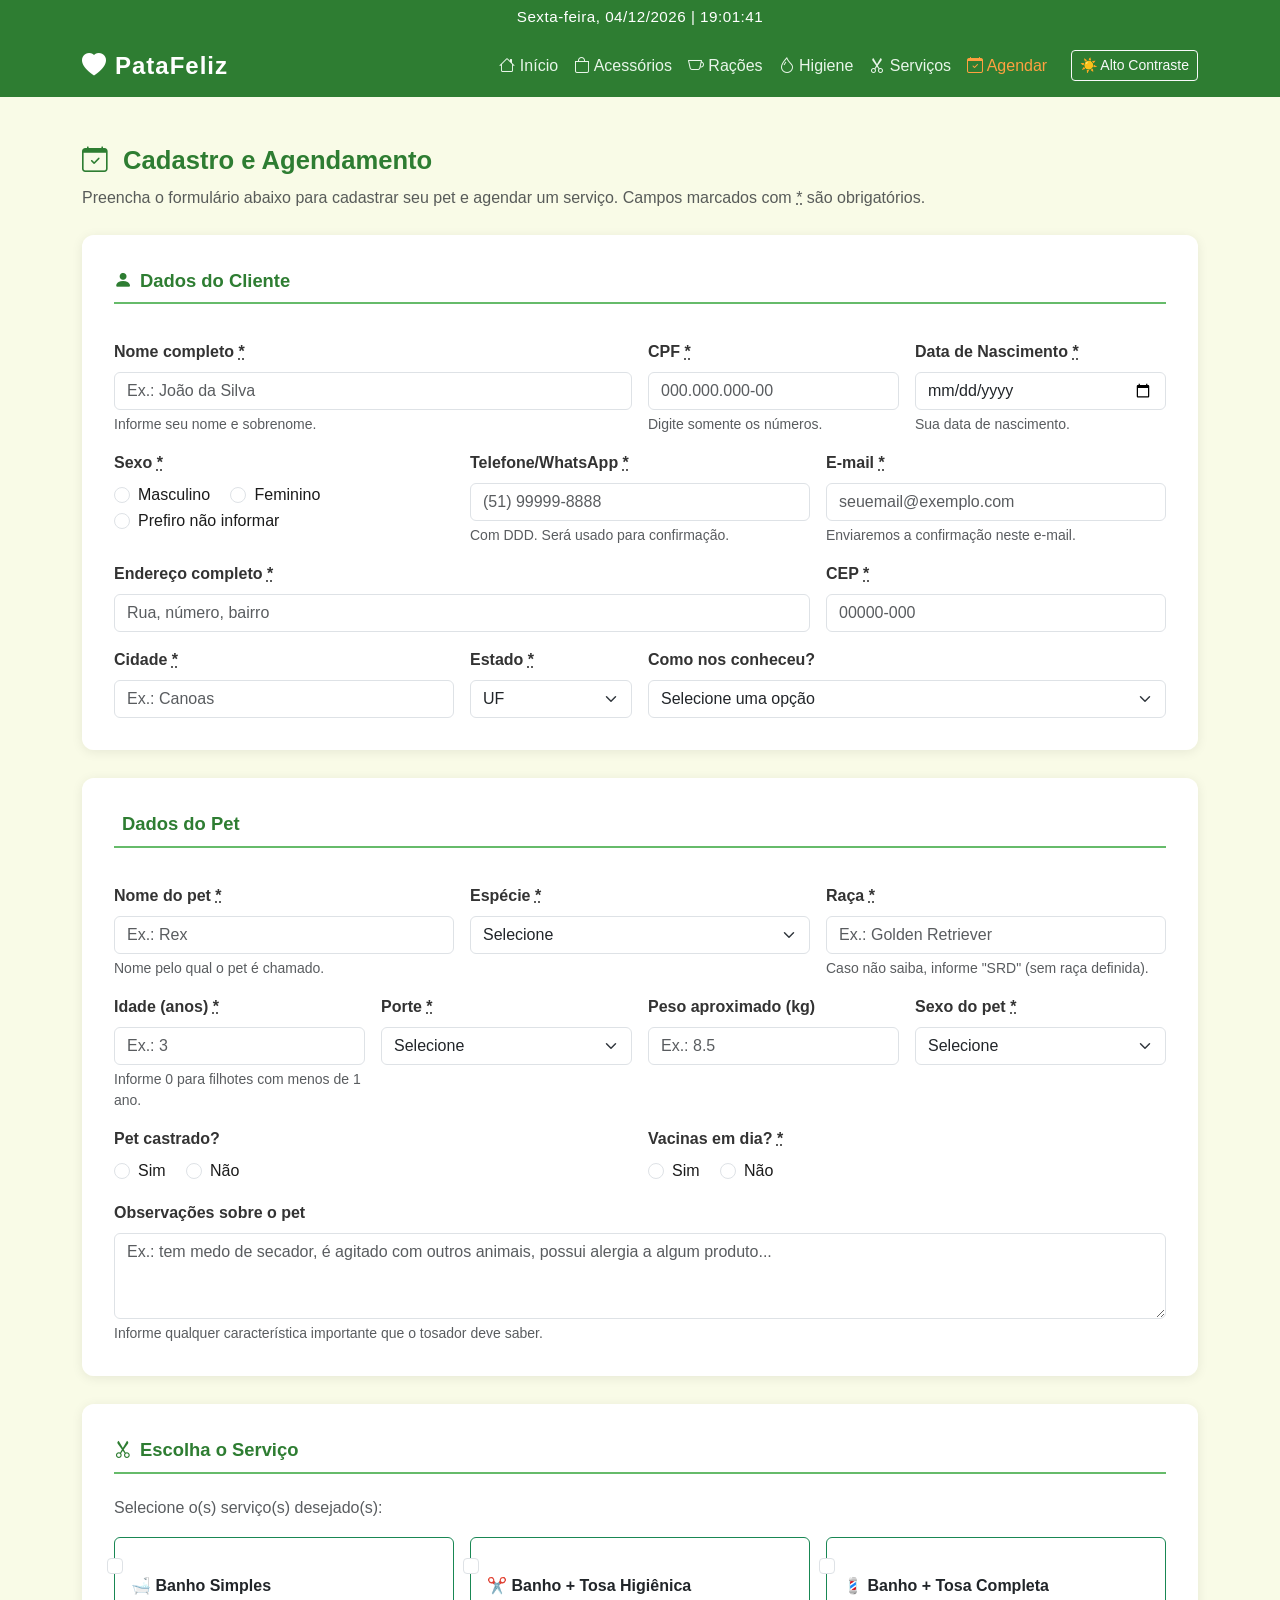
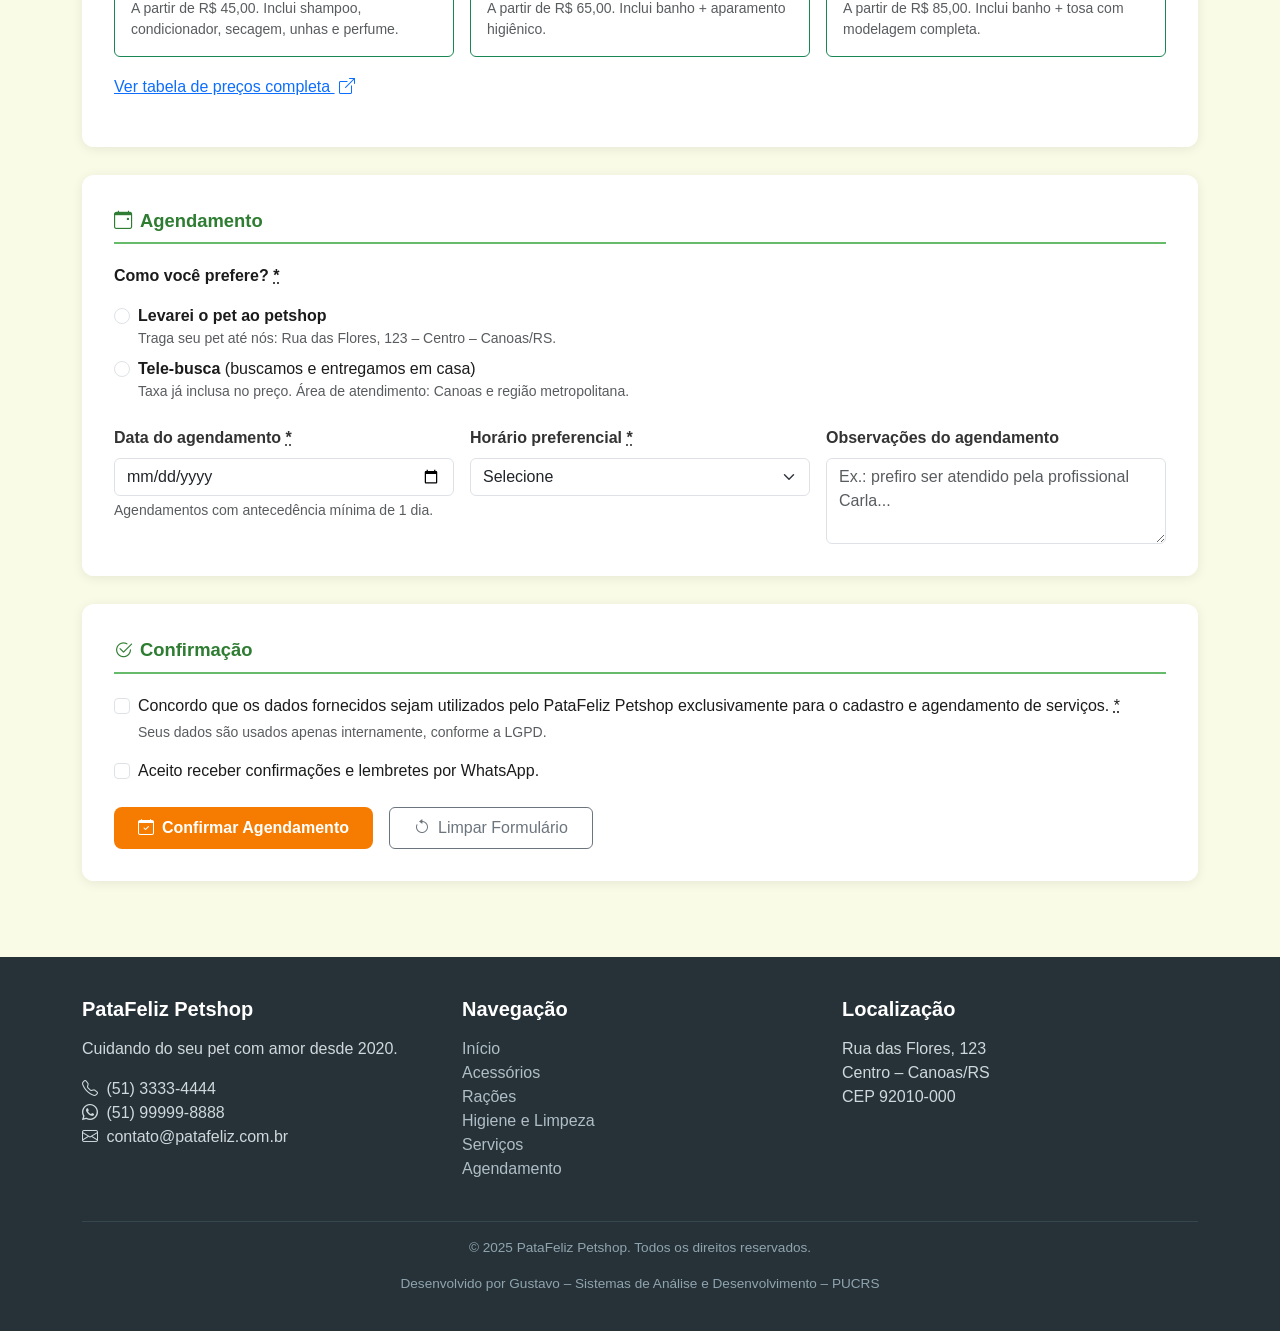
<file: cadastro.html>
<!DOCTYPE html>
<html lang="pt-BR">
<head>
  <meta charset="UTF-8">
  <meta name="viewport" content="width=device-width, initial-scale=1.0">
  <title>Agendamento e Cadastro – PataFeliz Petshop</title>

  <!-- Bootstrap 5 CSS -->
  <link href="https://cdn.jsdelivr.net/npm/bootstrap@5.3.3/dist/css/bootstrap.min.css" rel="stylesheet">
  <!-- Bootstrap Icons -->
  <link href="https://cdn.jsdelivr.net/npm/bootstrap-icons@1.11.3/font/bootstrap-icons.css" rel="stylesheet">
  <!-- CSS customizado -->
  <link rel="stylesheet" href="style.css">
</head>
<body>

  <!-- ACESSIBILIDADE: Pular para conteúdo principal -->
  <a href="#conteudo-principal" class="skip-link">Pular para o conteúdo principal</a>

  <!-- BANNER DE DATA/HORA -->
  <div id="relogio-banner" aria-live="polite" aria-label="Data e hora atuais">Carregando...</div>

  <!-- NAVBAR -->
  <nav class="navbar navbar-expand-lg navbar-patafeliz" aria-label="Menu principal de navegação">
    <div class="container">
      <a class="navbar-brand" href="index.html">
        <i class="bi bi-heart-fill me-2" aria-hidden="true"></i>PataFeliz
      </a>
      <button class="navbar-toggler" type="button"
              data-bs-toggle="collapse" data-bs-target="#menuPrincipal"
              aria-controls="menuPrincipal" aria-expanded="false"
              aria-label="Abrir menu de navegação">
        <span class="navbar-toggler-icon"></span>
      </button>
      <div class="collapse navbar-collapse" id="menuPrincipal">
        <ul class="navbar-nav ms-auto">
          <li class="nav-item"><a class="nav-link" href="index.html"><i class="bi bi-house" aria-hidden="true"></i> Início</a></li>
          <li class="nav-item"><a class="nav-link" href="acessorios.html"><i class="bi bi-bag" aria-hidden="true"></i> Acessórios</a></li>
          <li class="nav-item"><a class="nav-link" href="racoes.html"><i class="bi bi-cup" aria-hidden="true"></i> Rações</a></li>
          <li class="nav-item"><a class="nav-link" href="higiene.html"><i class="bi bi-droplet" aria-hidden="true"></i> Higiene</a></li>
          <li class="nav-item"><a class="nav-link" href="servicos.html"><i class="bi bi-scissors" aria-hidden="true"></i> Serviços</a></li>
          <li class="nav-item"><a class="nav-link active" aria-current="page" href="cadastro.html"><i class="bi bi-calendar-check" aria-hidden="true"></i> Agendar</a></li>
        </ul>
        <button id="btn-contraste" class="btn btn-sm btn-outline-light ms-3"
                onclick="toggleAltoContraste()"
                aria-pressed="false"
                title="Ativar alto contraste">☀️ Alto Contraste</button>
      </div>
    </div>
  </nav>

  <!-- CONTEÚDO PRINCIPAL -->
  <main id="conteudo-principal" class="container py-5">

    <h1 class="form-titulo">
      <i class="bi bi-calendar-check me-2" aria-hidden="true"></i>
      Cadastro e Agendamento
    </h1>
    <p class="text-muted mb-4 texto-acessivel">
      Preencha o formulário abaixo para cadastrar seu pet e agendar um serviço.
      Campos marcados com <abbr title="obrigatório">*</abbr> são obrigatórios.
    </p>

    <!-- MENSAGEM DE ERRO (oculta até acionada por JS) -->
    <div id="erros-formulario" class="alert alert-danger" role="alert" aria-live="assertive" style="display:none;">
      <strong>Por favor, corrija os erros abaixo:</strong>
    </div>

    <!-- MENSAGEM DE SUCESSO (oculta até acionada por JS) -->
    <div id="sucesso-formulario" class="alert alert-success text-center py-5" role="alert" aria-live="assertive" style="display:none;">
      <i class="bi bi-check-circle-fill fs-1 text-success mb-3 d-block" aria-hidden="true"></i>
      <h2 class="h4 fw-bold">Agendamento realizado com sucesso!</h2>
      <p class="texto-acessivel">Entraremos em contato pelo telefone ou e-mail informado para confirmar o horário.</p>
      <p>Obrigado por escolher a <strong>PataFeliz Petshop!</strong> 🐾</p>
      <a href="index.html" class="btn btn-patafeliz-verde mt-2">Voltar para a Início</a>
    </div>

    <!-- ==================== FORMULÁRIO ==================== -->
    <form id="form-cadastro" onsubmit="validarFormulario(event)" novalidate aria-label="Formulário de cadastro e agendamento">

      <!-- ---- SEÇÃO 1: DADOS DO CLIENTE ---- -->
      <fieldset class="form-secao">
        <legend class="form-secao-titulo">
          <i class="bi bi-person-fill me-2" aria-hidden="true"></i>Dados do Cliente
        </legend>

        <div class="row g-3">

          <!-- Nome completo -->
          <div class="col-md-6">
            <label for="nome" class="form-label">Nome completo <abbr title="obrigatório">*</abbr></label>
            <input type="text" class="form-control" id="nome" name="nome"
                   placeholder="Ex.: João da Silva"
                   required minlength="3"
                   aria-describedby="nome-ajuda"
                   autocomplete="name">
            <div id="nome-ajuda" class="form-text">Informe seu nome e sobrenome.</div>
          </div>

          <!-- CPF -->
          <div class="col-md-3">
            <label for="cpf" class="form-label">CPF <abbr title="obrigatório">*</abbr></label>
            <input type="text" class="form-control" id="cpf" name="cpf"
                   placeholder="000.000.000-00"
                   required maxlength="14"
                   oninput="mascaraCpf(this)"
                   aria-describedby="cpf-ajuda"
                   autocomplete="off">
            <div id="cpf-ajuda" class="form-text">Digite somente os números.</div>
            <div class="invalid-feedback">CPF deve estar no formato 000.000.000-00.</div>
          </div>

          <!-- Data de nascimento -->
          <div class="col-md-3">
            <label for="nascimento" class="form-label">Data de Nascimento <abbr title="obrigatório">*</abbr></label>
            <input type="date" class="form-control" id="nascimento" name="nascimento"
                   required
                   aria-describedby="nasc-ajuda">
            <div id="nasc-ajuda" class="form-text">Sua data de nascimento.</div>
          </div>

          <!-- Sexo -->
          <div class="col-md-4">
            <label class="form-label">Sexo <abbr title="obrigatório">*</abbr></label>
            <div role="group" aria-labelledby="label-sexo">
              <div class="form-check form-check-inline">
                <input class="form-check-input" type="radio" name="sexo" id="sexoM" value="masculino" required>
                <label class="form-check-label" for="sexoM">Masculino</label>
              </div>
              <div class="form-check form-check-inline">
                <input class="form-check-input" type="radio" name="sexo" id="sexoF" value="feminino">
                <label class="form-check-label" for="sexoF">Feminino</label>
              </div>
              <div class="form-check form-check-inline">
                <input class="form-check-input" type="radio" name="sexo" id="sexoO" value="outro">
                <label class="form-check-label" for="sexoO">Prefiro não informar</label>
              </div>
            </div>
          </div>

          <!-- Telefone -->
          <div class="col-md-4">
            <label for="telefone" class="form-label">Telefone/WhatsApp <abbr title="obrigatório">*</abbr></label>
            <input type="tel" class="form-control" id="telefone" name="telefone"
                   placeholder="(51) 99999-8888"
                   required maxlength="15"
                   oninput="mascaraTelefone(this)"
                   aria-describedby="tel-ajuda"
                   autocomplete="tel">
            <div id="tel-ajuda" class="form-text">Com DDD. Será usado para confirmação.</div>
            <div class="invalid-feedback">Formato esperado: (51) 99999-8888.</div>
          </div>

          <!-- E-mail -->
          <div class="col-md-4">
            <label for="email" class="form-label">E-mail <abbr title="obrigatório">*</abbr></label>
            <input type="email" class="form-control" id="email" name="email"
                   placeholder="seuemail@exemplo.com"
                   required
                   aria-describedby="email-ajuda"
                   autocomplete="email">
            <div id="email-ajuda" class="form-text">Enviaremos a confirmação neste e-mail.</div>
          </div>

          <!-- Endereço -->
          <div class="col-md-8">
            <label for="endereco" class="form-label">Endereço completo <abbr title="obrigatório">*</abbr></label>
            <input type="text" class="form-control" id="endereco" name="endereco"
                   placeholder="Rua, número, bairro"
                   required
                   autocomplete="street-address">
          </div>

          <!-- CEP -->
          <div class="col-md-4">
            <label for="cep" class="form-label">CEP <abbr title="obrigatório">*</abbr></label>
            <input type="text" class="form-control" id="cep" name="cep"
                   placeholder="00000-000"
                   required maxlength="9"
                   autocomplete="postal-code">
          </div>

          <!-- Cidade -->
          <div class="col-md-4">
            <label for="cidade" class="form-label">Cidade <abbr title="obrigatório">*</abbr></label>
            <input type="text" class="form-control" id="cidade" name="cidade"
                   placeholder="Ex.: Canoas"
                   required
                   autocomplete="address-level2">
          </div>

          <!-- Estado -->
          <div class="col-md-2">
            <label for="estado" class="form-label">Estado <abbr title="obrigatório">*</abbr></label>
            <select class="form-select" id="estado" name="estado" required aria-label="Selecione o estado">
              <option value="" disabled selected>UF</option>
              <option value="RS">RS</option>
              <option value="SC">SC</option>
              <option value="PR">PR</option>
              <option value="SP">SP</option>
              <option value="RJ">RJ</option>
              <option value="MG">MG</option>
              <option value="outros">Outros</option>
            </select>
          </div>

          <!-- Como conheceu -->
          <div class="col-md-6">
            <label for="como-conheceu" class="form-label">Como nos conheceu?</label>
            <select class="form-select" id="como-conheceu" name="como_conheceu" aria-label="Selecione como conheceu a PataFeliz">
              <option value="" disabled selected>Selecione uma opção</option>
              <option value="google">Pesquisa no Google</option>
              <option value="instagram">Instagram</option>
              <option value="indicacao">Indicação de amigo/familiar</option>
              <option value="passando">Passei em frente à loja</option>
              <option value="outro">Outro</option>
            </select>
          </div>

        </div>
      </fieldset>

      <!-- ---- SEÇÃO 2: DADOS DO PET ---- -->
      <fieldset class="form-secao">
        <legend class="form-secao-titulo">
          <i class="bi bi-paw-fill me-2" aria-hidden="true"></i>Dados do Pet
        </legend>

        <div class="row g-3">

          <!-- Nome do pet -->
          <div class="col-md-4">
            <label for="pet-nome" class="form-label">Nome do pet <abbr title="obrigatório">*</abbr></label>
            <input type="text" class="form-control" id="pet-nome" name="pet_nome"
                   placeholder="Ex.: Rex"
                   required
                   aria-describedby="pet-nome-ajuda">
            <div id="pet-nome-ajuda" class="form-text">Nome pelo qual o pet é chamado.</div>
          </div>

          <!-- Espécie -->
          <div class="col-md-4">
            <label for="pet-especie" class="form-label">Espécie <abbr title="obrigatório">*</abbr></label>
            <select class="form-select" id="pet-especie" name="pet_especie" required aria-label="Selecione a espécie do pet">
              <option value="" disabled selected>Selecione</option>
              <option value="cao">Cão</option>
              <option value="gato">Gato</option>
              <option value="outro">Outro</option>
            </select>
          </div>

          <!-- Raça -->
          <div class="col-md-4">
            <label for="pet-raca" class="form-label">Raça <abbr title="obrigatório">*</abbr></label>
            <input type="text" class="form-control" id="pet-raca" name="pet_raca"
                   placeholder="Ex.: Golden Retriever"
                   required
                   aria-describedby="pet-raca-ajuda">
            <div id="pet-raca-ajuda" class="form-text">Caso não saiba, informe "SRD" (sem raça definida).</div>
          </div>

          <!-- Idade -->
          <div class="col-md-3">
            <label for="pet-idade" class="form-label">Idade (anos) <abbr title="obrigatório">*</abbr></label>
            <input type="number" class="form-control" id="pet-idade" name="pet_idade"
                   placeholder="Ex.: 3"
                   min="0" max="30" required
                   aria-describedby="pet-idade-ajuda">
            <div id="pet-idade-ajuda" class="form-text">Informe 0 para filhotes com menos de 1 ano.</div>
          </div>

          <!-- Porte -->
          <div class="col-md-3">
            <label for="pet-porte" class="form-label">Porte <abbr title="obrigatório">*</abbr></label>
            <select class="form-select" id="pet-porte" name="pet_porte" required aria-label="Selecione o porte do pet">
              <option value="" disabled selected>Selecione</option>
              <option value="pequeno">Pequeno (até 10 kg)</option>
              <option value="medio">Médio (10 a 20 kg)</option>
              <option value="grande">Grande (acima de 20 kg)</option>
            </select>
          </div>

          <!-- Peso aproximado -->
          <div class="col-md-3">
            <label for="pet-peso" class="form-label">Peso aproximado (kg)</label>
            <input type="number" class="form-control" id="pet-peso" name="pet_peso"
                   placeholder="Ex.: 8.5"
                   min="0" max="100" step="0.1">
          </div>

          <!-- Sexo do pet -->
          <div class="col-md-3">
            <label for="pet-sexo" class="form-label">Sexo do pet <abbr title="obrigatório">*</abbr></label>
            <select class="form-select" id="pet-sexo" name="pet_sexo" required aria-label="Selecione o sexo do pet">
              <option value="" disabled selected>Selecione</option>
              <option value="macho">Macho</option>
              <option value="femea">Fêmea</option>
            </select>
          </div>

          <!-- Castrado -->
          <div class="col-md-6">
            <label class="form-label d-block">Pet castrado?</label>
            <div class="form-check form-check-inline">
              <input class="form-check-input" type="radio" name="pet_castrado" id="castradoSim" value="sim">
              <label class="form-check-label" for="castradoSim">Sim</label>
            </div>
            <div class="form-check form-check-inline">
              <input class="form-check-input" type="radio" name="pet_castrado" id="castradoNao" value="nao">
              <label class="form-check-label" for="castradoNao">Não</label>
            </div>
          </div>

          <!-- Vacinas em dia -->
          <div class="col-md-6">
            <label class="form-label d-block">Vacinas em dia? <abbr title="obrigatório">*</abbr></label>
            <div class="form-check form-check-inline">
              <input class="form-check-input" type="radio" name="pet_vacinas" id="vacinasSim" value="sim" required>
              <label class="form-check-label" for="vacinasSim">Sim</label>
            </div>
            <div class="form-check form-check-inline">
              <input class="form-check-input" type="radio" name="pet_vacinas" id="vacinasNao" value="nao">
              <label class="form-check-label" for="vacinasNao">Não</label>
            </div>
          </div>

          <!-- Observações sobre o pet -->
          <div class="col-12">
            <label for="pet-obs" class="form-label">Observações sobre o pet</label>
            <textarea class="form-control" id="pet-obs" name="pet_observacoes"
                      rows="3"
                      placeholder="Ex.: tem medo de secador, é agitado com outros animais, possui alergia a algum produto..."
                      aria-describedby="obs-ajuda"></textarea>
            <div id="obs-ajuda" class="form-text">
              Informe qualquer característica importante que o tosador deve saber.
            </div>
          </div>

        </div>
      </fieldset>

      <!-- ---- SEÇÃO 3: ESCOLHA DO SERVIÇO ---- -->
      <fieldset class="form-secao">
        <legend class="form-secao-titulo">
          <i class="bi bi-scissors me-2" aria-hidden="true"></i>Escolha o Serviço
        </legend>

        <p class="text-muted texto-acessivel">Selecione o(s) serviço(s) desejado(s):</p>

        <!-- Checkboxes de serviço -->
        <div class="row g-3 mb-3" role="group" aria-labelledby="label-servicos">
          <span id="label-servicos" class="visually-hidden">Serviços disponíveis</span>

          <div class="col-md-4">
            <div class="form-check card p-3 border-success">
              <input class="form-check-input" type="checkbox" name="servico"
                     id="servBanho" value="banho"
                     aria-describedby="desc-banho">
              <label class="form-check-label fw-bold" for="servBanho">
                🛁 Banho Simples
              </label>
              <p id="desc-banho" class="text-muted small mb-0">
                A partir de R$ 45,00. Inclui shampoo, condicionador, secagem, unhas e perfume.
              </p>
            </div>
          </div>

          <div class="col-md-4">
            <div class="form-check card p-3 border-success">
              <input class="form-check-input" type="checkbox" name="servico"
                     id="servTosaHig" value="tosa_higienica"
                     aria-describedby="desc-tosa-hig">
              <label class="form-check-label fw-bold" for="servTosaHig">
                ✂️ Banho + Tosa Higiênica
              </label>
              <p id="desc-tosa-hig" class="text-muted small mb-0">
                A partir de R$ 65,00. Inclui banho + aparamento higiênico.
              </p>
            </div>
          </div>

          <div class="col-md-4">
            <div class="form-check card p-3 border-success">
              <input class="form-check-input" type="checkbox" name="servico"
                     id="servTosaComp" value="tosa_completa"
                     aria-describedby="desc-tosa-comp">
              <label class="form-check-label fw-bold" for="servTosaComp">
                💈 Banho + Tosa Completa
              </label>
              <p id="desc-tosa-comp" class="text-muted small mb-0">
                A partir de R$ 85,00. Inclui banho + tosa com modelagem completa.
              </p>
            </div>
          </div>

        </div>
        <!-- Mensagem de erro para serviço (oculta até JS acionar) -->
        <div id="erro-servico" class="text-danger small" role="alert" style="display:none;">
          Por favor, selecione ao menos um serviço.
        </div>

        <p class="mt-2">
          <a href="servicos.html" target="_blank" rel="noopener noreferrer"
             aria-label="Ver tabela de preços completa (abre em nova aba)">
            Ver tabela de preços completa
            <i class="bi bi-box-arrow-up-right ms-1" aria-hidden="true"></i>
          </a>
        </p>
      </fieldset>

      <!-- ---- SEÇÃO 4: MÉTODO DE AGENDAMENTO ---- -->
      <fieldset class="form-secao">
        <legend class="form-secao-titulo">
          <i class="bi bi-calendar-event me-2" aria-hidden="true"></i>Agendamento
        </legend>

        <!-- Método: tele-busca ou entrega no local -->
        <div class="mb-4" role="group" aria-labelledby="label-metodo">
          <p id="label-metodo" class="fw-bold">Como você prefere? <abbr title="obrigatório">*</abbr></p>

          <div class="form-check mb-2">
            <input class="form-check-input" type="radio" name="metodo"
                   id="metodoLocal" value="local"
                   required onchange="toggleEndereco()"
                   aria-describedby="desc-local">
            <label class="form-check-label" for="metodoLocal">
              <strong>Levarei o pet ao petshop</strong>
            </label>
            <p id="desc-local" class="text-muted small mb-0">
              Traga seu pet até nós: Rua das Flores, 123 – Centro – Canoas/RS.
            </p>
          </div>

          <div class="form-check">
            <input class="form-check-input" type="radio" name="metodo"
                   id="metodoTelebusca" value="telebusca"
                   onchange="toggleEndereco()"
                   aria-describedby="desc-telebusca">
            <label class="form-check-label" for="metodoTelebusca">
              <strong>Tele-busca</strong> (buscamos e entregamos em casa)
            </label>
            <p id="desc-telebusca" class="text-muted small mb-0">
              Taxa já inclusa no preço. Área de atendimento: Canoas e região metropolitana.
            </p>
          </div>

          <!-- Mensagem de erro para método (oculta até JS acionar) -->
          <div id="erro-metodo" class="text-danger small mt-2" role="alert" style="display:none;">
            Por favor, selecione um método de agendamento.
          </div>
        </div>

        <!-- Campo de endereço de busca (mostrado só quando tele-busca é selecionada) -->
        <div id="bloco-endereco-busca" class="mb-4" style="display:none;">
          <label for="endereco-busca" class="form-label fw-bold">
            Endereço para busca/entrega <abbr title="obrigatório">*</abbr>
          </label>
          <input type="text" class="form-control" id="endereco-busca" name="endereco_busca"
                 placeholder="Rua, número, complemento, bairro, cidade"
                 aria-describedby="end-busca-ajuda">
          <div id="end-busca-ajuda" class="form-text">
            Informe o endereço completo onde o pet será buscado e entregue.
          </div>
        </div>

        <!-- Data do agendamento -->
        <div class="row g-3">
          <div class="col-md-4">
            <label for="data-agendamento" class="form-label">Data do agendamento <abbr title="obrigatório">*</abbr></label>
            <input type="date" class="form-control" id="data-agendamento" name="data_agendamento"
                   required
                   aria-describedby="data-ajuda">
            <div id="data-ajuda" class="form-text">
              Agendamentos com antecedência mínima de 1 dia.
            </div>
          </div>

          <!-- Horário do agendamento -->
          <div class="col-md-4">
            <label for="horario-agendamento" class="form-label">Horário preferencial <abbr title="obrigatório">*</abbr></label>
            <select class="form-select" id="horario-agendamento" name="horario_agendamento"
                    required aria-label="Selecione o horário preferencial">
              <option value="" disabled selected>Selecione</option>
              <option value="08:00">08:00</option>
              <option value="09:00">09:00</option>
              <option value="10:00">10:00</option>
              <option value="11:00">11:00</option>
              <option value="13:00">13:00</option>
              <option value="14:00">14:00</option>
              <option value="15:00">15:00</option>
              <option value="16:00">16:00</option>
              <option value="17:00">17:00</option>
            </select>
          </div>

          <!-- Observações do agendamento -->
          <div class="col-md-4">
            <label for="obs-agendamento" class="form-label">Observações do agendamento</label>
            <textarea class="form-control" id="obs-agendamento" name="obs_agendamento"
                      rows="3"
                      placeholder="Ex.: prefiro ser atendido pela profissional Carla..."></textarea>
          </div>
        </div>

      </fieldset>

      <!-- ---- SEÇÃO 5: TERMOS E ENVIO ---- -->
      <fieldset class="form-secao">
        <legend class="form-secao-titulo">
          <i class="bi bi-check2-circle me-2" aria-hidden="true"></i>Confirmação
        </legend>

        <!-- Aceite dos termos -->
        <div class="mb-3 form-check">
          <input type="checkbox" class="form-check-input" id="aceite-termos" name="aceite_termos"
                 required
                 aria-describedby="termos-ajuda">
          <label class="form-check-label" for="aceite-termos">
            Concordo que os dados fornecidos sejam utilizados pelo PataFeliz Petshop
            exclusivamente para o cadastro e agendamento de serviços. <abbr title="obrigatório">*</abbr>
          </label>
          <div id="termos-ajuda" class="form-text">
            Seus dados são usados apenas internamente, conforme a LGPD.
          </div>
        </div>

        <!-- Aceite de contato via WhatsApp -->
        <div class="mb-4 form-check">
          <input type="checkbox" class="form-check-input" id="aceite-whatsapp" name="aceite_whatsapp">
          <label class="form-check-label" for="aceite-whatsapp">
            Aceito receber confirmações e lembretes por WhatsApp.
          </label>
        </div>

        <!-- Botões -->
        <div class="d-flex gap-3 flex-wrap">
          <button type="submit" class="btn btn-patafeliz px-4 py-2" aria-label="Enviar formulário de agendamento">
            <i class="bi bi-calendar-check me-2" aria-hidden="true"></i>Confirmar Agendamento
          </button>
          <button type="reset" class="btn btn-outline-secondary px-4 py-2"
                  aria-label="Limpar todos os campos do formulário">
            <i class="bi bi-arrow-counterclockwise me-2" aria-hidden="true"></i>Limpar Formulário
          </button>
        </div>

      </fieldset>

    </form>
  </main>

  <!-- RODAPÉ -->
  <footer role="contentinfo">
    <div class="container">
      <div class="row">
        <div class="col-md-4">
          <h5>PataFeliz Petshop</h5>
          <p>Cuidando do seu pet com amor desde 2020.</p>
          <p>
            <i class="bi bi-telephone me-1" aria-hidden="true"></i> (51) 3333-4444<br>
            <i class="bi bi-whatsapp me-1" aria-hidden="true"></i> (51) 99999-8888<br>
            <i class="bi bi-envelope me-1" aria-hidden="true"></i> contato@patafeliz.com.br
          </p>
        </div>
        <div class="col-md-4">
          <h5>Navegação</h5>
          <ul class="list-unstyled">
            <li><a href="index.html">Início</a></li>
            <li><a href="acessorios.html">Acessórios</a></li>
            <li><a href="racoes.html">Rações</a></li>
            <li><a href="higiene.html">Higiene e Limpeza</a></li>
            <li><a href="servicos.html">Serviços</a></li>
            <li><a href="cadastro.html">Agendamento</a></li>
          </ul>
        </div>
        <div class="col-md-4">
          <h5>Localização</h5>
          <address>
            Rua das Flores, 123<br>
            Centro – Canoas/RS<br>
            CEP 92010-000
          </address>
        </div>
      </div>
      <div class="linha-rodape">
        <p>&copy; 2025 PataFeliz Petshop. Todos os direitos reservados.</p>
        <p>Desenvolvido por Gustavo – Sistemas de Análise e Desenvolvimento – PUCRS</p>
      </div>
    </div>
  </footer>

  <!-- Bootstrap JS -->
  <script src="https://cdn.jsdelivr.net/npm/bootstrap@5.3.3/dist/js/bootstrap.bundle.min.js"></script>
  <!-- Scripts customizados -->
  <script src="scripts.js"></script>
</body>
</html>
</file>
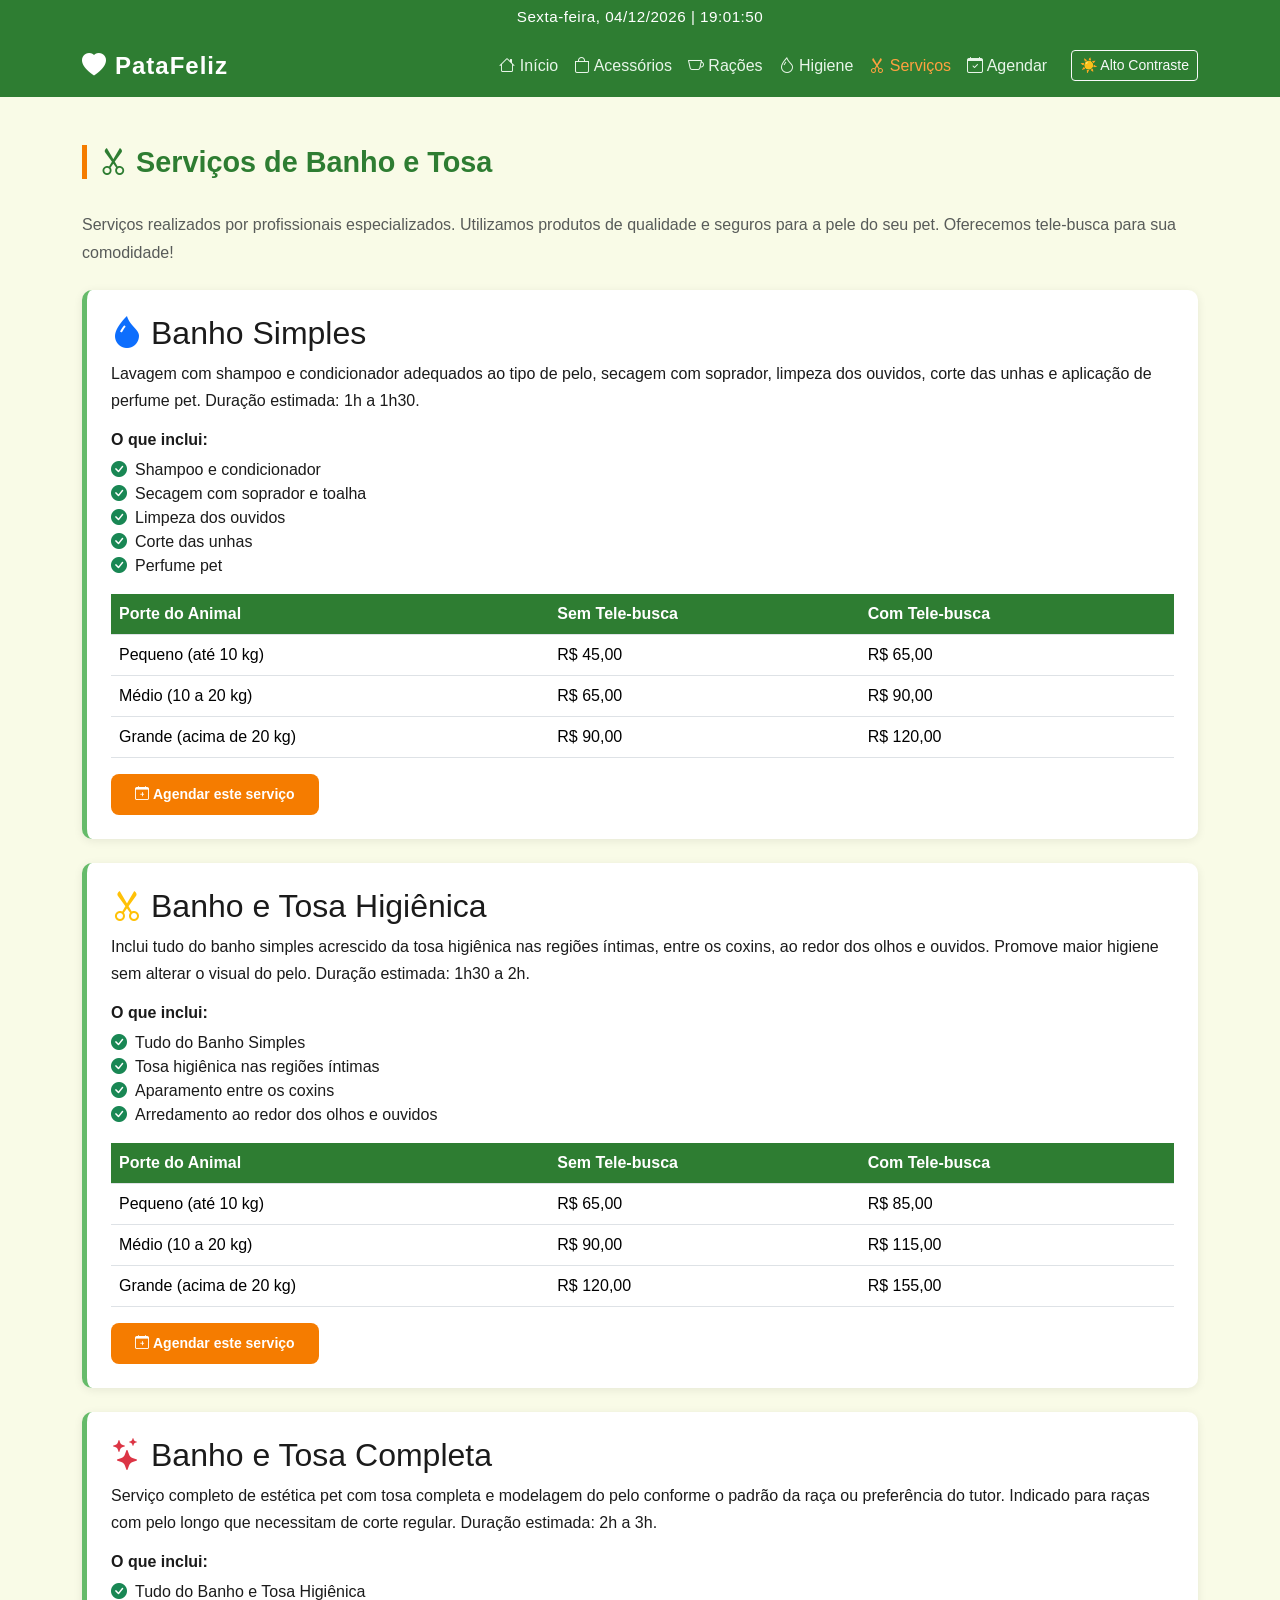
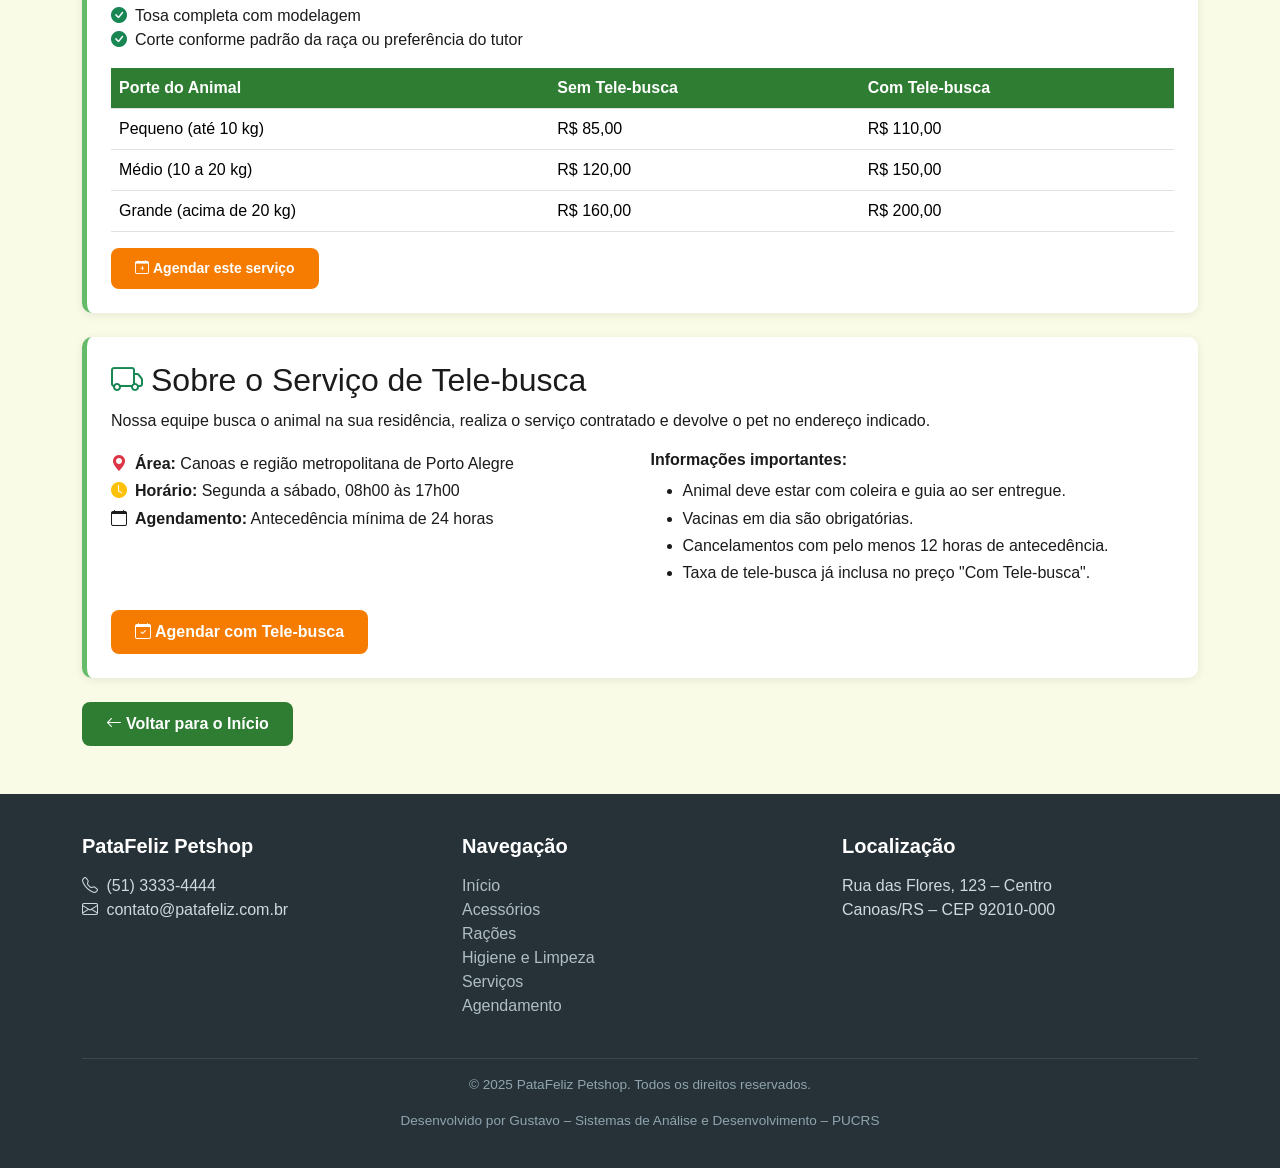
<file: servicos.html>
<!DOCTYPE html>
<html lang="pt-BR">
<head>
  <meta charset="UTF-8">
  <meta name="viewport" content="width=device-width, initial-scale=1.0">
  <title>Serviços – PataFeliz Petshop</title>
  <link href="https://cdn.jsdelivr.net/npm/bootstrap@5.3.3/dist/css/bootstrap.min.css" rel="stylesheet">
  <link href="https://cdn.jsdelivr.net/npm/bootstrap-icons@1.11.3/font/bootstrap-icons.css" rel="stylesheet">
  <link rel="stylesheet" href="style.css">
</head>
<body>

  <a href="#conteudo-principal" class="skip-link">Pular para o conteúdo principal</a>
  <div id="relogio-banner" aria-live="polite" aria-label="Data e hora atuais">Carregando...</div>

  <!-- NAVBAR -->
  <nav class="navbar navbar-expand-lg navbar-patafeliz" aria-label="Menu principal de navegação">
    <div class="container">
      <a class="navbar-brand" href="index.html"><i class="bi bi-heart-fill me-2" aria-hidden="true"></i>PataFeliz</a>
      <button class="navbar-toggler" type="button" data-bs-toggle="collapse" data-bs-target="#menuPrincipal"
              aria-controls="menuPrincipal" aria-expanded="false" aria-label="Abrir menu de navegação">
        <span class="navbar-toggler-icon"></span>
      </button>
      <div class="collapse navbar-collapse" id="menuPrincipal">
        <ul class="navbar-nav ms-auto">
          <li class="nav-item"><a class="nav-link" href="index.html"><i class="bi bi-house" aria-hidden="true"></i> Início</a></li>
          <li class="nav-item"><a class="nav-link" href="acessorios.html"><i class="bi bi-bag" aria-hidden="true"></i> Acessórios</a></li>
          <li class="nav-item"><a class="nav-link" href="racoes.html"><i class="bi bi-cup" aria-hidden="true"></i> Rações</a></li>
          <li class="nav-item"><a class="nav-link" href="higiene.html"><i class="bi bi-droplet" aria-hidden="true"></i> Higiene</a></li>
          <li class="nav-item"><a class="nav-link active" aria-current="page" href="servicos.html"><i class="bi bi-scissors" aria-hidden="true"></i> Serviços</a></li>
          <li class="nav-item"><a class="nav-link" href="cadastro.html"><i class="bi bi-calendar-check" aria-hidden="true"></i> Agendar</a></li>
        </ul>
        <button id="btn-contraste" class="btn btn-sm btn-outline-light ms-3" onclick="toggleAltoContraste()" aria-pressed="false" title="Ativar alto contraste">☀️ Alto Contraste</button>
      </div>
    </div>
  </nav>

  <main id="conteudo-principal" class="container py-5">

    <h1 class="titulo-secao">
      <i class="bi bi-scissors me-2" aria-hidden="true"></i>Serviços de Banho e Tosa
    </h1>
    <p class="text-muted mb-4 texto-acessivel">
      Serviços realizados por profissionais especializados. Utilizamos produtos de qualidade e seguros para a pele do seu pet.
      Oferecemos tele-busca para sua comodidade!
    </p>

    <!-- SERVIÇO 1: BANHO SIMPLES -->
    <section aria-labelledby="titulo-banho" class="card-servico">
      <h2 id="titulo-banho">
        <i class="bi bi-droplet-fill me-2 text-primary" aria-hidden="true"></i>Banho Simples
      </h2>
      <p class="texto-acessivel">
        Lavagem com shampoo e condicionador adequados ao tipo de pelo, secagem com soprador, limpeza dos ouvidos,
        corte das unhas e aplicação de perfume pet. Duração estimada: 1h a 1h30.
      </p>
      <h3 class="h6 fw-bold mb-2">O que inclui:</h3>
      <ul class="list-unstyled mb-3">
        <li><i class="bi bi-check-circle-fill text-success me-2" aria-hidden="true"></i>Shampoo e condicionador</li>
        <li><i class="bi bi-check-circle-fill text-success me-2" aria-hidden="true"></i>Secagem com soprador e toalha</li>
        <li><i class="bi bi-check-circle-fill text-success me-2" aria-hidden="true"></i>Limpeza dos ouvidos</li>
        <li><i class="bi bi-check-circle-fill text-success me-2" aria-hidden="true"></i>Corte das unhas</li>
        <li><i class="bi bi-check-circle-fill text-success me-2" aria-hidden="true"></i>Perfume pet</li>
      </ul>
      <div class="table-responsive">
        <table class="table table-hover tabela-servico" aria-label="Preços do serviço de banho simples por porte do animal">
          <thead>
            <tr>
              <th scope="col">Porte do Animal</th>
              <th scope="col">Sem Tele-busca</th>
              <th scope="col">Com Tele-busca</th>
            </tr>
          </thead>
          <tbody>
            <tr><td>Pequeno (até 10 kg)</td><td>R$ 45,00</td><td>R$ 65,00</td></tr>
            <tr><td>Médio (10 a 20 kg)</td><td>R$ 65,00</td><td>R$ 90,00</td></tr>
            <tr><td>Grande (acima de 20 kg)</td><td>R$ 90,00</td><td>R$ 120,00</td></tr>
          </tbody>
        </table>
      </div>
      <a href="cadastro.html" class="btn btn-patafeliz btn-sm" aria-label="Agendar banho simples">
        <i class="bi bi-calendar-plus me-1" aria-hidden="true"></i>Agendar este serviço
      </a>
    </section>

    <!-- SERVIÇO 2: TOSA HIGIÊNICA -->
    <section aria-labelledby="titulo-tosa-hig" class="card-servico">
      <h2 id="titulo-tosa-hig">
        <i class="bi bi-scissors me-2 text-warning" aria-hidden="true"></i>Banho e Tosa Higiênica
      </h2>
      <p class="texto-acessivel">
        Inclui tudo do banho simples acrescido da tosa higiênica nas regiões íntimas, entre os coxins, ao redor dos olhos
        e ouvidos. Promove maior higiene sem alterar o visual do pelo. Duração estimada: 1h30 a 2h.
      </p>
      <h3 class="h6 fw-bold mb-2">O que inclui:</h3>
      <ul class="list-unstyled mb-3">
        <li><i class="bi bi-check-circle-fill text-success me-2" aria-hidden="true"></i>Tudo do Banho Simples</li>
        <li><i class="bi bi-check-circle-fill text-success me-2" aria-hidden="true"></i>Tosa higiênica nas regiões íntimas</li>
        <li><i class="bi bi-check-circle-fill text-success me-2" aria-hidden="true"></i>Aparamento entre os coxins</li>
        <li><i class="bi bi-check-circle-fill text-success me-2" aria-hidden="true"></i>Arredamento ao redor dos olhos e ouvidos</li>
      </ul>
      <div class="table-responsive">
        <table class="table table-hover tabela-servico" aria-label="Preços do serviço de banho e tosa higiênica por porte do animal">
          <thead>
            <tr>
              <th scope="col">Porte do Animal</th>
              <th scope="col">Sem Tele-busca</th>
              <th scope="col">Com Tele-busca</th>
            </tr>
          </thead>
          <tbody>
            <tr><td>Pequeno (até 10 kg)</td><td>R$ 65,00</td><td>R$ 85,00</td></tr>
            <tr><td>Médio (10 a 20 kg)</td><td>R$ 90,00</td><td>R$ 115,00</td></tr>
            <tr><td>Grande (acima de 20 kg)</td><td>R$ 120,00</td><td>R$ 155,00</td></tr>
          </tbody>
        </table>
      </div>
      <a href="cadastro.html" class="btn btn-patafeliz btn-sm" aria-label="Agendar banho e tosa higiênica">
        <i class="bi bi-calendar-plus me-1" aria-hidden="true"></i>Agendar este serviço
      </a>
    </section>

    <!-- SERVIÇO 3: TOSA COMPLETA -->
    <section aria-labelledby="titulo-tosa-comp" class="card-servico">
      <h2 id="titulo-tosa-comp">
        <i class="bi bi-stars me-2 text-danger" aria-hidden="true"></i>Banho e Tosa Completa
      </h2>
      <p class="texto-acessivel">
        Serviço completo de estética pet com tosa completa e modelagem do pelo conforme o padrão da raça ou preferência
        do tutor. Indicado para raças com pelo longo que necessitam de corte regular. Duração estimada: 2h a 3h.
      </p>
      <h3 class="h6 fw-bold mb-2">O que inclui:</h3>
      <ul class="list-unstyled mb-3">
        <li><i class="bi bi-check-circle-fill text-success me-2" aria-hidden="true"></i>Tudo do Banho e Tosa Higiênica</li>
        <li><i class="bi bi-check-circle-fill text-success me-2" aria-hidden="true"></i>Tosa completa com modelagem</li>
        <li><i class="bi bi-check-circle-fill text-success me-2" aria-hidden="true"></i>Corte conforme padrão da raça ou preferência do tutor</li>
      </ul>
      <div class="table-responsive">
        <table class="table table-hover tabela-servico" aria-label="Preços do serviço de banho e tosa completa por porte do animal">
          <thead>
            <tr>
              <th scope="col">Porte do Animal</th>
              <th scope="col">Sem Tele-busca</th>
              <th scope="col">Com Tele-busca</th>
            </tr>
          </thead>
          <tbody>
            <tr><td>Pequeno (até 10 kg)</td><td>R$ 85,00</td><td>R$ 110,00</td></tr>
            <tr><td>Médio (10 a 20 kg)</td><td>R$ 120,00</td><td>R$ 150,00</td></tr>
            <tr><td>Grande (acima de 20 kg)</td><td>R$ 160,00</td><td>R$ 200,00</td></tr>
          </tbody>
        </table>
      </div>
      <a href="cadastro.html" class="btn btn-patafeliz btn-sm" aria-label="Agendar banho e tosa completa">
        <i class="bi bi-calendar-plus me-1" aria-hidden="true"></i>Agendar este serviço
      </a>
    </section>

    <!-- INFO: TELE-BUSCA -->
    <section aria-labelledby="titulo-telebusca" class="card-servico">
      <h2 id="titulo-telebusca">
        <i class="bi bi-truck me-2 text-success" aria-hidden="true"></i>Sobre o Serviço de Tele-busca
      </h2>
      <p class="texto-acessivel">
        Nossa equipe busca o animal na sua residência, realiza o serviço contratado e devolve o pet no endereço indicado.
      </p>
      <div class="row g-3">
        <div class="col-md-6">
          <ul class="list-unstyled texto-acessivel">
            <li><i class="bi bi-geo-alt-fill text-danger me-2" aria-hidden="true"></i><strong>Área:</strong> Canoas e região metropolitana de Porto Alegre</li>
            <li><i class="bi bi-clock-fill text-warning me-2" aria-hidden="true"></i><strong>Horário:</strong> Segunda a sábado, 08h00 às 17h00</li>
            <li><i class="bi bi-calendar me-2" aria-hidden="true"></i><strong>Agendamento:</strong> Antecedência mínima de 24 horas</li>
          </ul>
        </div>
        <div class="col-md-6">
          <h3 class="h6 fw-bold">Informações importantes:</h3>
          <ul class="texto-acessivel">
            <li>Animal deve estar com coleira e guia ao ser entregue.</li>
            <li>Vacinas em dia são obrigatórias.</li>
            <li>Cancelamentos com pelo menos 12 horas de antecedência.</li>
            <li>Taxa de tele-busca já inclusa no preço "Com Tele-busca".</li>
          </ul>
        </div>
      </div>
      <a href="cadastro.html" class="btn btn-patafeliz mt-2" aria-label="Ir para o formulário de agendamento com tele-busca">
        <i class="bi bi-calendar-check me-1" aria-hidden="true"></i>Agendar com Tele-busca
      </a>
    </section>

    <div class="mt-2">
      <a href="index.html" class="btn btn-patafeliz-verde" aria-label="Voltar para a página inicial">
        <i class="bi bi-arrow-left me-1" aria-hidden="true"></i>Voltar para o Início
      </a>
    </div>

  </main>

  <footer role="contentinfo">
    <div class="container">
      <div class="row">
        <div class="col-md-4">
          <h5>PataFeliz Petshop</h5>
          <p><i class="bi bi-telephone me-1" aria-hidden="true"></i> (51) 3333-4444<br>
             <i class="bi bi-envelope me-1" aria-hidden="true"></i> contato@patafeliz.com.br</p>
        </div>
        <div class="col-md-4">
          <h5>Navegação</h5>
          <ul class="list-unstyled">
            <li><a href="index.html">Início</a></li>
            <li><a href="acessorios.html">Acessórios</a></li>
            <li><a href="racoes.html">Rações</a></li>
            <li><a href="higiene.html">Higiene e Limpeza</a></li>
            <li><a href="servicos.html">Serviços</a></li>
            <li><a href="cadastro.html">Agendamento</a></li>
          </ul>
        </div>
        <div class="col-md-4">
          <h5>Localização</h5>
          <address>Rua das Flores, 123 – Centro<br>Canoas/RS – CEP 92010-000</address>
        </div>
      </div>
      <div class="linha-rodape">
        <p>&copy; 2025 PataFeliz Petshop. Todos os direitos reservados.</p>
        <p>Desenvolvido por Gustavo – Sistemas de Análise e Desenvolvimento – PUCRS</p>
      </div>
    </div>
  </footer>

  <script src="https://cdn.jsdelivr.net/npm/bootstrap@5.3.3/dist/js/bootstrap.bundle.min.js"></script>
  <script src="scripts.js"></script>
</body>
</html>
</file>
<file: style.css>
/* ============================================================
   style.css – PataFeliz Petshop | Fase 2
   Autor: Gustavo
   Descrição: Estilos globais do sistema web do petshop.
              Complementa o Bootstrap com identidade visual
              própria da marca PataFeliz.
   ============================================================ */

/* ---------- VARIÁVEIS DE COR ---------- */
:root {
  --verde-principal: #2e7d32;   /* Verde escuro – cor primária da marca */
  --verde-claro:     #66bb6a;   /* Verde médio – hover e destaques       */
  --laranja:         #f57c00;   /* Laranja – chamadas de ação (CTA)      */
  --laranja-claro:   #ffa040;   /* Laranja claro – hover do CTA          */
  --fundo-claro:     #f9fbe7;   /* Fundo suave esverdeado                */
  --texto-escuro:    #1b1b1b;   /* Texto principal                       */
  --cinza-rodape:    #263238;   /* Fundo do rodapé                       */
}

/* ---------- RESET E BASE ---------- */
body {
  font-family: 'Segoe UI', Arial, sans-serif;
  background-color: var(--fundo-claro);
  color: var(--texto-escuro);
  margin: 0;
  padding: 0;
}

/* ---------- NAVBAR CUSTOMIZADA ---------- */
.navbar-patafeliz {
  background-color: var(--verde-principal);
}

/* Logo e nome no navbar */
.navbar-patafeliz .navbar-brand {
  font-size: 1.5rem;
  font-weight: 700;
  color: #fff !important;
  letter-spacing: 1px;
}

/* Links do menu */
.navbar-patafeliz .nav-link {
  color: #e8f5e9 !important;
  font-weight: 500;
  transition: color 0.2s;
}

.navbar-patafeliz .nav-link:hover,
.navbar-patafeliz .nav-link.active {
  color: var(--laranja-claro) !important;
}

/* Botão hamburguer no mobile */
.navbar-patafeliz .navbar-toggler {
  border-color: rgba(255,255,255,0.4);
}

/* ---------- HERO / CARROSSEL ---------- */
/* Altura mínima para imagens do carrossel */
.carousel-item img {
  height: 420px;
  object-fit: cover;
  filter: brightness(0.75);
}

/* Legenda sobre a imagem do carrossel */
.carousel-caption h5 {
  font-size: 1.8rem;
  font-weight: 700;
  text-shadow: 1px 1px 4px rgba(0,0,0,0.7);
}

.carousel-caption p {
  font-size: 1.1rem;
  text-shadow: 1px 1px 3px rgba(0,0,0,0.6);
}

/* ---------- SEÇÕES GERAIS ---------- */
section {
  padding: 48px 0;
}

/* Título de seção com linha decorativa */
.titulo-secao {
  font-size: 1.8rem;
  font-weight: 700;
  color: var(--verde-principal);
  border-left: 5px solid var(--laranja);
  padding-left: 12px;
  margin-bottom: 32px;
}

/* ---------- CARDS DE PRODUTO ---------- */
.card-produto {
  border: none;
  border-radius: 12px;
  box-shadow: 0 2px 12px rgba(0,0,0,0.10);
  transition: transform 0.2s, box-shadow 0.2s;
  height: 100%;
}

.card-produto:hover {
  transform: translateY(-5px);
  box-shadow: 0 6px 20px rgba(0,0,0,0.16);
}

/* Imagem do card com altura fixa */
.card-produto .card-img-top {
  height: 210px;
  object-fit: cover;
  border-radius: 12px 12px 0 0;
}

/* Badge de categoria no card */
.badge-categoria {
  background-color: var(--verde-claro);
  color: #fff;
  font-size: 0.75rem;
  border-radius: 20px;
  padding: 4px 10px;
}

/* Preço em destaque */
.preco-produto {
  font-size: 1.3rem;
  font-weight: 700;
  color: var(--laranja);
}

/* ---------- BOTÕES ---------- */
/* Botão primário laranja (CTA) */
.btn-patafeliz {
  background-color: var(--laranja);
  color: #fff;
  border: none;
  border-radius: 8px;
  font-weight: 600;
  padding: 10px 24px;
  transition: background-color 0.2s;
}

.btn-patafeliz:hover {
  background-color: var(--laranja-claro);
  color: #fff;
}

/* Botão secundário verde */
.btn-patafeliz-verde {
  background-color: var(--verde-principal);
  color: #fff;
  border: none;
  border-radius: 8px;
  font-weight: 600;
  padding: 10px 24px;
  transition: background-color 0.2s;
}

.btn-patafeliz-verde:hover {
  background-color: var(--verde-claro);
  color: #fff;
}

/* ---------- RELÓGIO / BANNER TEMPORAL ---------- */
#relogio-banner {
  background-color: var(--verde-principal);
  color: #fff;
  text-align: center;
  padding: 6px 0;
  font-size: 0.95rem;
  letter-spacing: 0.5px;
}

/* ---------- CARDS DE SERVIÇO ---------- */
.card-servico {
  border-left: 5px solid var(--verde-claro);
  border-radius: 10px;
  background: #fff;
  box-shadow: 0 2px 10px rgba(0,0,0,0.08);
  padding: 24px;
  margin-bottom: 24px;
  transition: border-color 0.2s;
}

.card-servico:hover {
  border-left-color: var(--laranja);
}

.card-servico h4 {
  color: var(--verde-principal);
  font-weight: 700;
}

/* Tabela de preços de serviços */
.tabela-servico th {
  background-color: var(--verde-principal);
  color: #fff;
}

/* ---------- FORMULÁRIO ---------- */
/* Título do formulário */
.form-titulo {
  font-size: 1.6rem;
  font-weight: 700;
  color: var(--verde-principal);
  margin-bottom: 8px;
}

/* Labels destacados */
.form-label {
  font-weight: 600;
  color: #333;
}

/* Campos do formulário com foco verde */
.form-control:focus,
.form-select:focus {
  border-color: var(--verde-claro);
  box-shadow: 0 0 0 0.2rem rgba(102, 187, 106, 0.25);
}

/* Separador de seção dentro do formulário */
.form-secao {
  background-color: #fff;
  border-radius: 12px;
  box-shadow: 0 2px 12px rgba(0,0,0,0.08);
  padding: 32px;
  margin-bottom: 28px;
}

.form-secao-titulo {
  font-size: 1.15rem;
  font-weight: 700;
  color: var(--verde-principal);
  border-bottom: 2px solid var(--verde-claro);
  padding-bottom: 8px;
  margin-bottom: 20px;
}

/* ---------- RODAPÉ ---------- */
footer {
  background-color: var(--cinza-rodape);
  color: #cfd8dc;
  padding: 40px 0 20px;
}

footer h5 {
  color: #fff;
  font-weight: 700;
  margin-bottom: 16px;
}

footer a {
  color: #b0bec5;
  text-decoration: none;
  transition: color 0.2s;
}

footer a:hover {
  color: var(--laranja-claro);
}

footer .linha-rodape {
  border-top: 1px solid #37474f;
  padding-top: 16px;
  margin-top: 24px;
  font-size: 0.85rem;
  color: #90a4ae;
  text-align: center;
}

/* ---------- AUDIODESCRIÇÃO (Acessibilidade – Aula 10) ---------- */
/* Caixa de audiodescrição visível abaixo dos dados do produto,
   com texto descritivo e botão de leitura em voz alta via SpeechSynthesis */

.audiodesc-box {
  background-color: #e8f5e9;
  border-left: 4px solid var(--verde-claro);
  border-radius: 6px;
  padding: 8px 12px;
  margin-bottom: 8px;
  font-size: 0.78rem;
  color: #444;
  line-height: 1.5;
}

.audiodesc-texto {
  display: block;
  font-style: italic;
  margin-bottom: 6px;
}

/* Botão de audiodescrição */
.btn-audiodesc {
  display: inline-flex;
  align-items: center;
  gap: 4px;
  padding: 4px 14px;
  font-size: 0.78rem;
  font-weight: 600;
  font-style: normal;
  color: var(--verde-principal);
  background: #fff;
  border: 1.5px solid var(--verde-principal);
  border-radius: 20px;
  cursor: pointer;
  transition: background 0.2s, color 0.2s;
}

.btn-audiodesc:hover,
.btn-audiodesc:focus {
  background: var(--verde-principal);
  color: #fff;
  outline: none;
}

/* ---------- ACESSIBILIDADE ---------- */
/* Foco visível para navegação por teclado */
a:focus,
button:focus,
input:focus,
select:focus,
textarea:focus {
  outline: 3px solid var(--laranja);
  outline-offset: 2px;
}

/* Texto de skip navigation (pular para conteúdo) */
.skip-link {
  position: absolute;
  top: -40px;
  left: 0;
  background: var(--laranja);
  color: #fff;
  padding: 8px 16px;
  z-index: 9999;
  font-weight: 700;
  border-radius: 0 0 8px 0;
  transition: top 0.2s;
}

.skip-link:focus {
  top: 0;
}

/* Alto contraste para textos importantes */
.texto-acessivel {
  font-size: 1rem;
  line-height: 1.7;
  color: #1b1b1b;
}

/* ---------- RESPONSIVIDADE EXTRA ---------- */
@media (max-width: 768px) {
  .carousel-item img {
    height: 220px;
  }

  .carousel-caption h5 {
    font-size: 1.1rem;
  }

  .titulo-secao {
    font-size: 1.4rem;
  }
}
</file>
